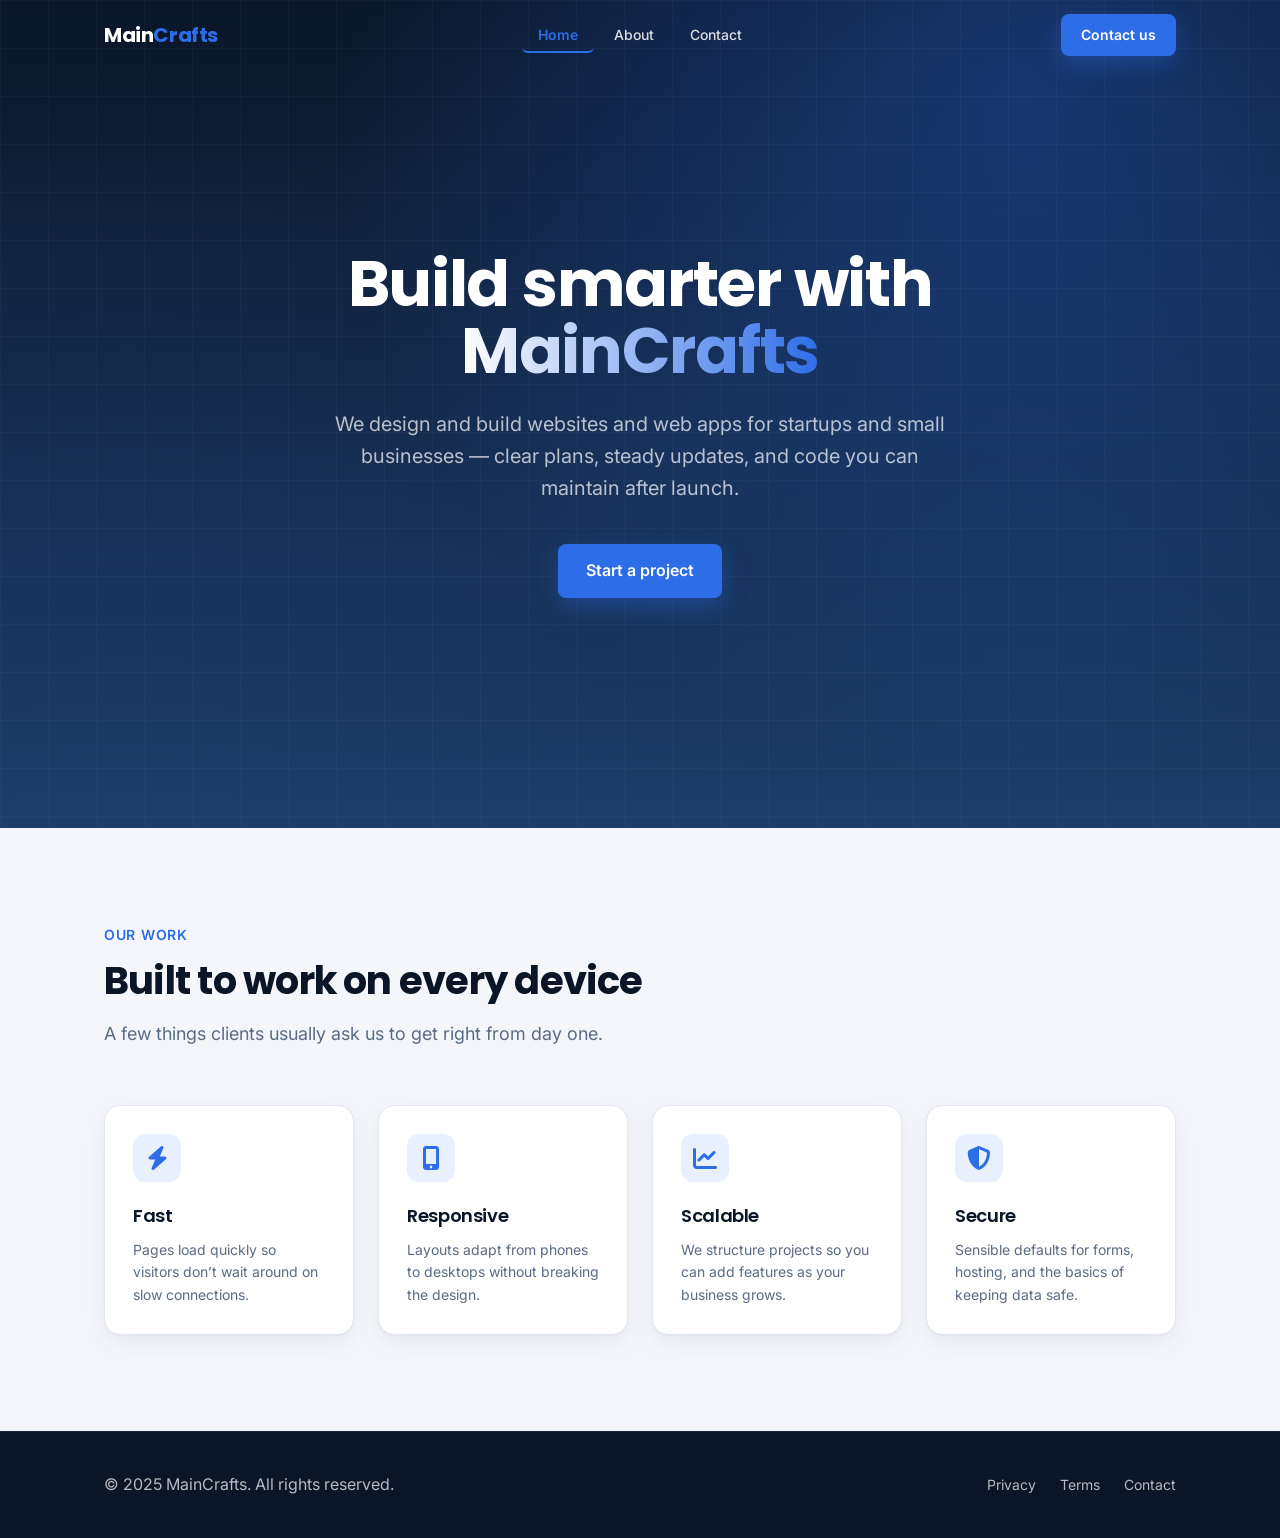
<file: index.html>
<!DOCTYPE html>
<html lang="en">
<head>
  <meta charset="UTF-8" />
  <meta name="viewport" content="width=device-width, initial-scale=1.0" />
  <title>MainCrafts — Web Development &amp; Design</title>
  <link rel="stylesheet" href="style.css" />
  <link rel="stylesheet" href="https://cdnjs.cloudflare.com/ajax/libs/font-awesome/6.5.1/css/all.min.css" />
</head>
<body>
  <header class="site-header">
    <nav class="navbar">
      <a href="index.html" class="logo">Main<span>Crafts</span></a>
      <ul class="nav-links">
        <li><a href="index.html" class="active">Home</a></li>
        <li><a href="about.html">About</a></li>
        <li><a href="contact.html">Contact</a></li>
      </ul>
      <a href="contact.html" class="nav-cta">Contact us</a>
      <button class="hamburger" type="button" aria-label="Open menu">
        <i class="fa-solid fa-bars"></i>
      </button>
    </nav>
    <div class="mobile-menu">
      <a href="index.html">Home</a>
      <a href="about.html">About</a>
      <a href="contact.html">Contact</a>
      <a href="contact.html" class="nav-cta-mobile">Contact us</a>
    </div>
  </header>

  <main>
    <section id="home" class="hero">
      <div class="hero-content">
        <h1>Build smarter with <span class="gradient-text">MainCrafts</span></h1>
        <p>
          We design and build websites and web apps for startups and small businesses — clear plans,
          steady updates, and code you can maintain after launch.
        </p>
        <a href="contact.html" class="btn-primary">Start a project</a>
      </div>
    </section>

    <section id="features" class="section section-alt">
      <div class="container">
        <p class="section-label">Our work</p>
        <h2 class="section-title">Built to work on every device</h2>
        <p class="section-desc">A few things clients usually ask us to get right from day one.</p>
        <div class="features-grid">
          <article class="feature-card">
            <div class="icon-wrap"><i class="fa-solid fa-bolt"></i></div>
            <h3>Fast</h3>
            <p>Pages load quickly so visitors don’t wait around on slow connections.</p>
          </article>
          <article class="feature-card">
            <div class="icon-wrap"><i class="fa-solid fa-mobile-screen-button"></i></div>
            <h3>Responsive</h3>
            <p>Layouts adapt from phones to desktops without breaking the design.</p>
          </article>
          <article class="feature-card">
            <div class="icon-wrap"><i class="fa-solid fa-chart-line"></i></div>
            <h3>Scalable</h3>
            <p>We structure projects so you can add features as your business grows.</p>
          </article>
          <article class="feature-card">
            <div class="icon-wrap"><i class="fa-solid fa-shield-halved"></i></div>
            <h3>Secure</h3>
            <p>Sensible defaults for forms, hosting, and the basics of keeping data safe.</p>
          </article>
        </div>
      </div>
    </section>
  </main>

  <footer class="site-footer">
    <div class="footer-inner">
      <p>&copy; 2025 MainCrafts. All rights reserved.</p>
      <ul class="footer-links">
        <li><a href="#">Privacy</a></li>
        <li><a href="#">Terms</a></li>
        <li><a href="contact.html">Contact</a></li>
      </ul>
    </div>
  </footer>

  <script src="script.js"></script>
</body>
</html>
</file>
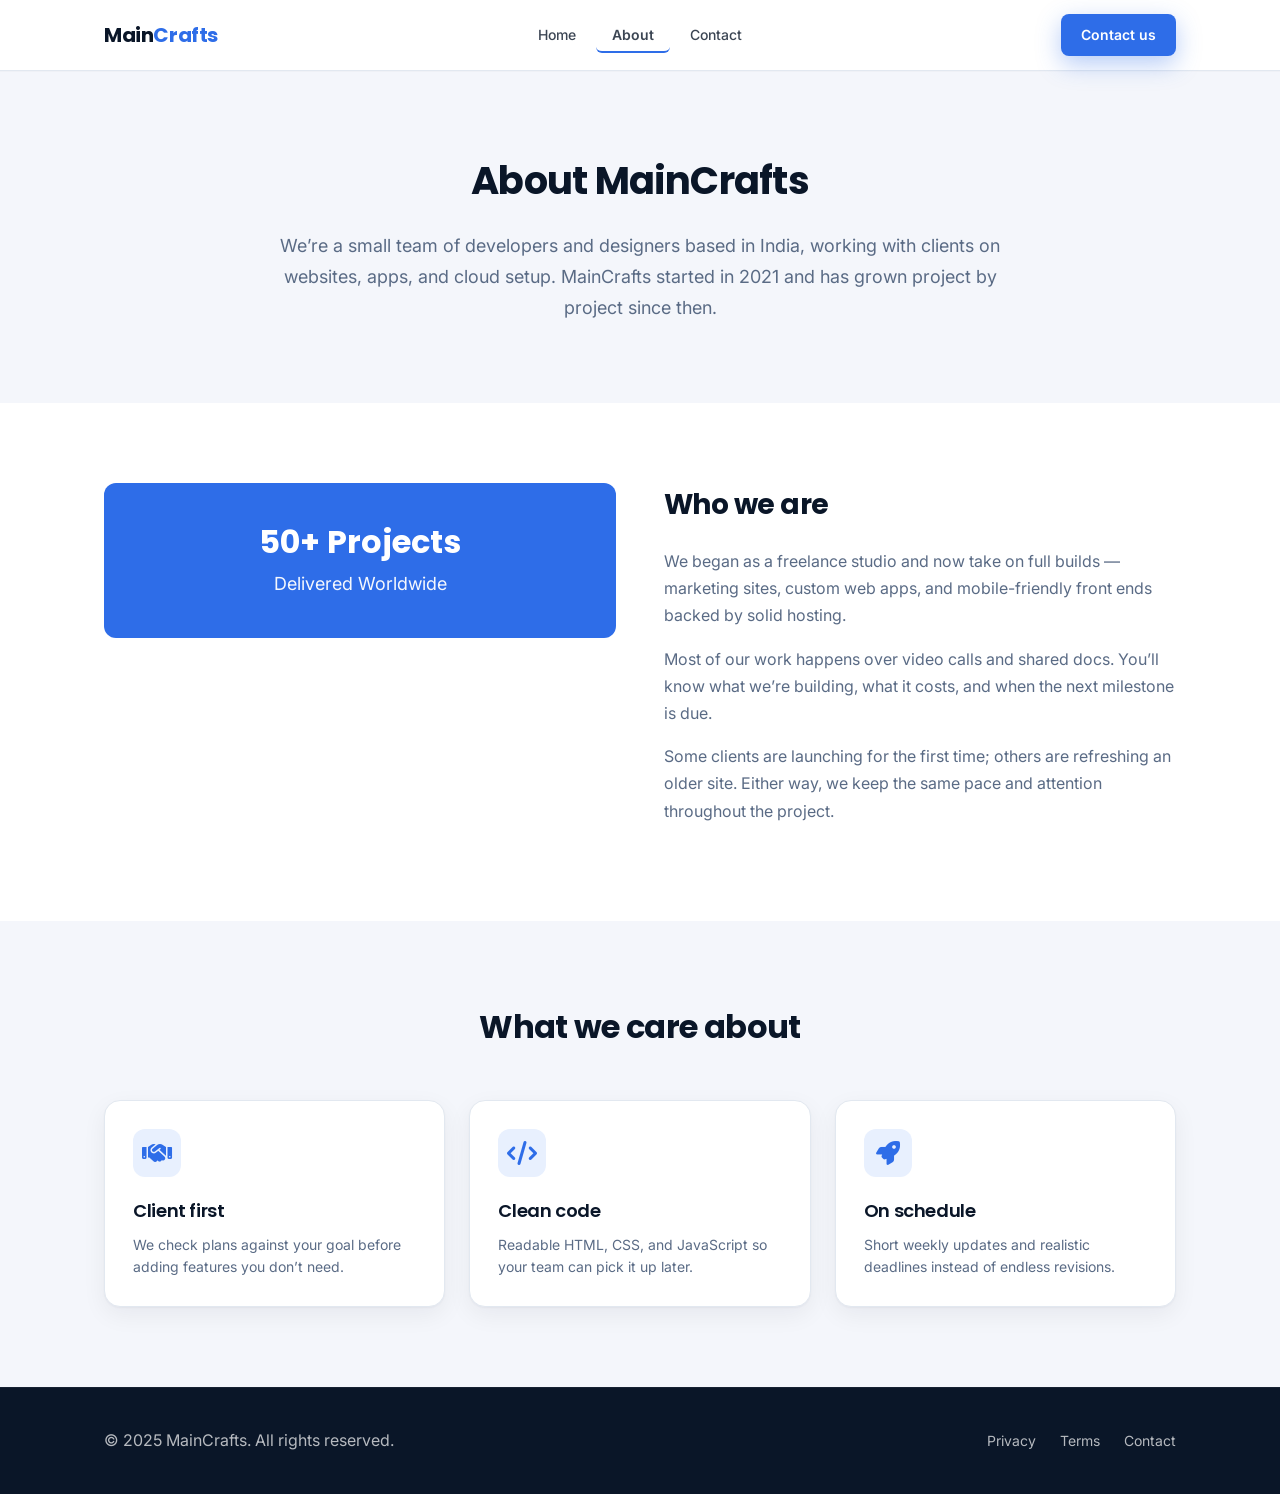
<file: about.html>
<!DOCTYPE html>
<html lang="en">
<head>
  <meta charset="UTF-8" />
  <meta name="viewport" content="width=device-width, initial-scale=1.0" />
  <title>About — MainCrafts</title>
  <link rel="stylesheet" href="style.css" />
  <link rel="stylesheet" href="https://cdnjs.cloudflare.com/ajax/libs/font-awesome/6.5.1/css/all.min.css" />
  <style>
    .about-hero {
      background: #f4f6fb;
      text-align: center;
      padding: 80px 24px;
      margin-top: 70px;
    }
    .about-hero h1 {
      font-family: "Poppins", sans-serif;
      font-weight: 700;
      font-size: 2.4rem;
      color: #0a1628;
    }
    .about-hero p {
      margin-top: 20px;
      max-width: 720px;
      margin-left: auto;
      margin-right: auto;
      color: #5a6b85;
      font-size: 1.125rem;
      line-height: 1.7;
    }
    .story-section {
      padding: 80px 0;
    }
    .story-grid {
      display: grid;
      grid-template-columns: 1fr 1fr;
      gap: 48px;
      align-items: start;
    }
    .story-text {
      order: 1;
    }
    .story-stat {
      order: 2;
      background: #2e6de8;
      color: #fff;
      border-radius: 12px;
      padding: 40px;
      text-align: center;
    }
    .story-stat .stat-line {
      font-family: "Poppins", sans-serif;
      font-weight: 700;
      font-size: 2rem;
      line-height: 1.2;
    }
    .story-stat .stat-sub {
      margin-top: 8px;
      font-size: 1.125rem;
      opacity: 0.95;
    }
    .story-text h2 {
      font-family: "Poppins", sans-serif;
      font-weight: 700;
      font-size: 1.75rem;
      color: #0a1628;
      margin-bottom: 20px;
    }
    .story-text p {
      color: #5a6b85;
      margin-bottom: 16px;
      line-height: 1.7;
    }
    .values-section {
      background: #f4f6fb;
      padding: 80px 0;
    }
    .values-section h2 {
      text-align: center;
      font-family: "Poppins", sans-serif;
      font-weight: 700;
      font-size: 2rem;
      color: #0a1628;
      margin-bottom: 48px;
    }
    .values-grid {
      display: grid;
      grid-template-columns: repeat(auto-fit, minmax(220px, 1fr));
      gap: 24px;
    }
    @media (min-width: 768px) {
      .story-text {
        order: 2;
      }
      .story-stat {
        order: 1;
      }
    }
    @media (max-width: 767px) {
      .story-grid {
        grid-template-columns: 1fr;
      }
    }
  </style>
</head>
<body>
  <header class="site-header header-solid">
    <nav class="navbar">
      <a href="index.html" class="logo">Main<span>Crafts</span></a>
      <ul class="nav-links">
        <li><a href="index.html">Home</a></li>
        <li><a href="about.html" class="active">About</a></li>
        <li><a href="contact.html">Contact</a></li>
      </ul>
      <a href="contact.html" class="nav-cta">Contact us</a>
      <button class="hamburger" type="button" aria-label="Open menu">
        <i class="fa-solid fa-bars"></i>
      </button>
    </nav>
    <div class="mobile-menu">
      <a href="index.html">Home</a>
      <a href="about.html">About</a>
      <a href="contact.html">Contact</a>
      <a href="contact.html" class="nav-cta-mobile">Contact us</a>
    </div>
  </header>

  <main>
    <section class="about-hero">
      <h1>About MainCrafts</h1>
      <p>
        We’re a small team of developers and designers based in India, working with clients on websites,
        apps, and cloud setup. MainCrafts started in 2021 and has grown project by project since then.
      </p>
    </section>

    <section class="story-section">
      <div class="container">
        <div class="story-grid">
          <div class="story-stat">
            <p class="stat-line">50+ Projects</p>
            <p class="stat-sub">Delivered Worldwide</p>
          </div>
          <div class="story-text">
            <h2>Who we are</h2>
            <p>
              We began as a freelance studio and now take on full builds — marketing sites, custom web apps,
              and mobile-friendly front ends backed by solid hosting.
            </p>
            <p>
              Most of our work happens over video calls and shared docs. You’ll know what we’re building,
              what it costs, and when the next milestone is due.
            </p>
            <p>
              Some clients are launching for the first time; others are refreshing an older site. Either way,
              we keep the same pace and attention throughout the project.
            </p>
          </div>
        </div>
      </div>
    </section>

    <section class="values-section">
      <div class="container">
        <h2>What we care about</h2>
        <div class="values-grid">
          <article class="feature-card">
            <div class="icon-wrap"><i class="fa-solid fa-handshake"></i></div>
            <h3>Client first</h3>
            <p>We check plans against your goal before adding features you don’t need.</p>
          </article>
          <article class="feature-card">
            <div class="icon-wrap"><i class="fa-solid fa-code"></i></div>
            <h3>Clean code</h3>
            <p>Readable HTML, CSS, and JavaScript so your team can pick it up later.</p>
          </article>
          <article class="feature-card">
            <div class="icon-wrap"><i class="fa-solid fa-rocket"></i></div>
            <h3>On schedule</h3>
            <p>Short weekly updates and realistic deadlines instead of endless revisions.</p>
          </article>
        </div>
      </div>
    </section>
  </main>

  <footer class="site-footer">
    <div class="footer-inner">
      <p>&copy; 2025 MainCrafts. All rights reserved.</p>
      <ul class="footer-links">
        <li><a href="#">Privacy</a></li>
        <li><a href="#">Terms</a></li>
        <li><a href="contact.html">Contact</a></li>
      </ul>
    </div>
  </footer>

  <script src="script.js"></script>
</body>
</html>
</file>
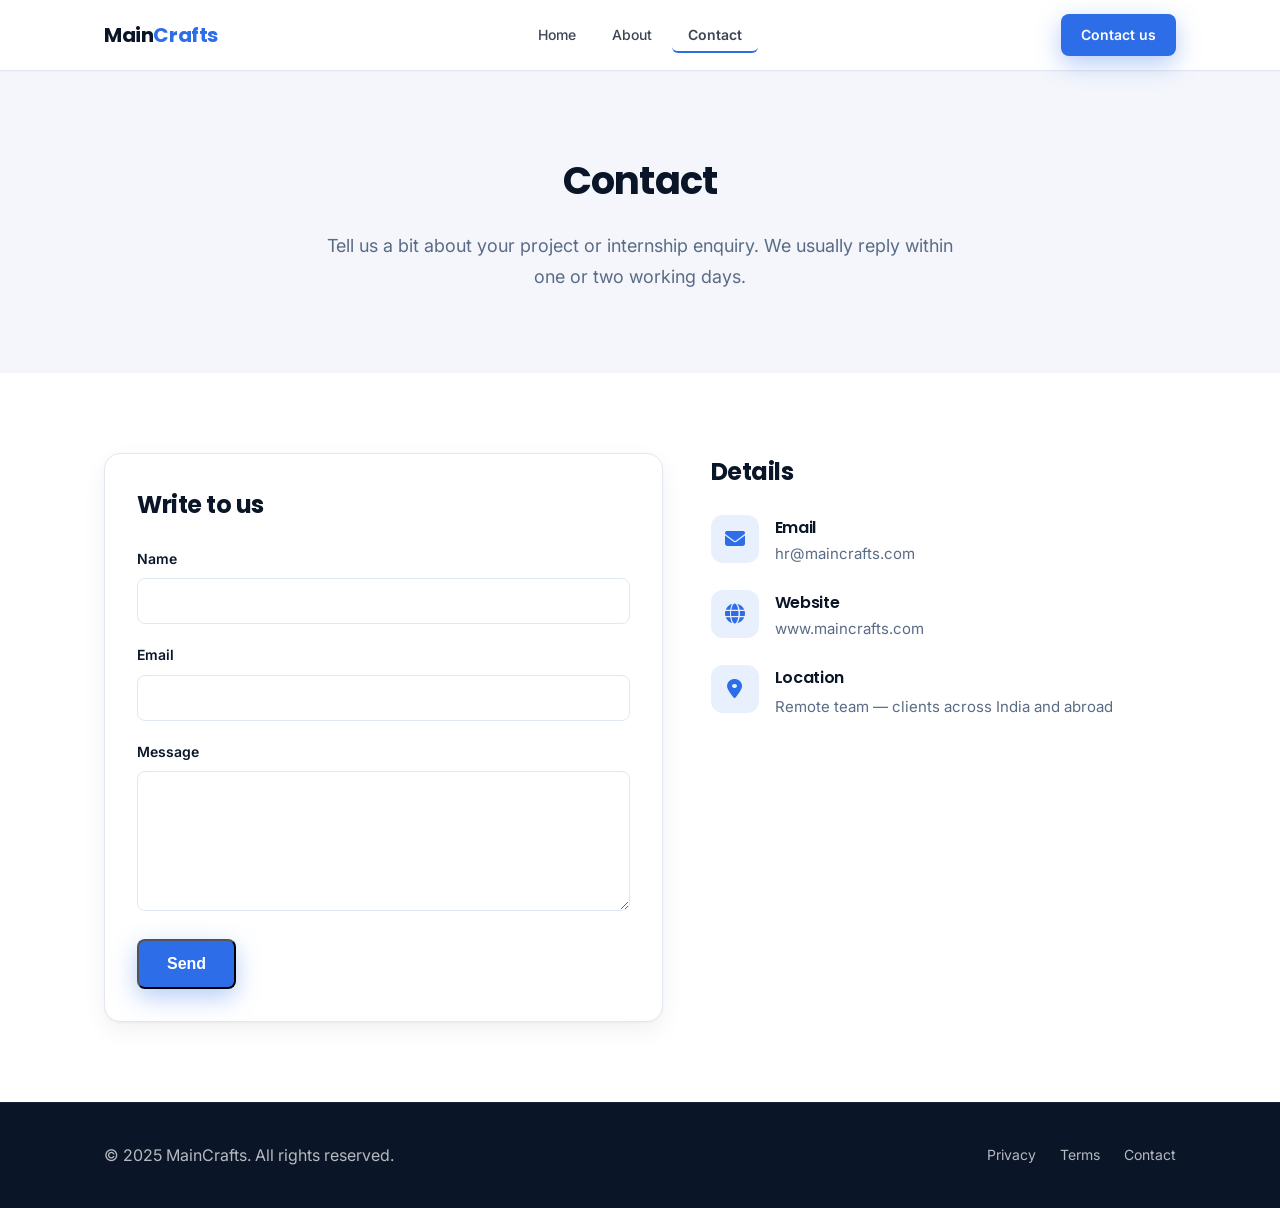
<file: contact.html>
<!DOCTYPE html>
<html lang="en">
<head>
  <meta charset="UTF-8" />
  <meta name="viewport" content="width=device-width, initial-scale=1.0" />
  <title>Contact — MainCrafts</title>
  <link rel="stylesheet" href="style.css" />
  <link rel="stylesheet" href="https://cdnjs.cloudflare.com/ajax/libs/font-awesome/6.5.1/css/all.min.css" />
  <style>
    .contact-hero {
      background: #f4f6fb;
      text-align: center;
      padding: 80px 24px;
      margin-top: 70px;
    }
    .contact-hero h1 {
      font-family: "Poppins", sans-serif;
      font-weight: 700;
      font-size: 2.4rem;
      color: #0a1628;
    }
    .contact-hero p {
      margin-top: 20px;
      max-width: 640px;
      margin-left: auto;
      margin-right: auto;
      color: #5a6b85;
      font-size: 1.125rem;
      line-height: 1.7;
    }
    .contact-section {
      padding: 80px 0;
    }
    .contact-grid {
      display: grid;
      grid-template-columns: 1.2fr 1fr;
      gap: 48px;
      align-items: start;
    }
    .contact-form-wrap {
      background: #fff;
      border: 1px solid #e2e8f0;
      border-radius: 16px;
      padding: 32px;
      box-shadow: 0 1px 2px rgba(10, 22, 40, 0.04), 0 8px 24px rgba(10, 22, 40, 0.06);
    }
    .contact-form-wrap h2 {
      font-family: "Poppins", sans-serif;
      font-weight: 700;
      font-size: 1.5rem;
      color: #0a1628;
      margin-bottom: 24px;
    }
    .form-group {
      margin-bottom: 20px;
    }
    .form-group label {
      display: block;
      font-size: 0.875rem;
      font-weight: 600;
      color: #0a1628;
      margin-bottom: 8px;
    }
    .form-group input,
    .form-group textarea {
      width: 100%;
      padding: 12px 14px;
      font-family: "Inter", sans-serif;
      font-size: 1rem;
      border: 1px solid #e2e8f0;
      border-radius: 8px;
      color: #0a1628;
      transition: border-color 0.2s;
    }
    .form-group input:focus,
    .form-group textarea:focus {
      outline: none;
      border-color: #2e6de8;
    }
    .form-group textarea {
      min-height: 140px;
      resize: vertical;
    }
    .form-error {
      display: none;
      margin-top: 6px;
      font-size: 0.8125rem;
      color: #dc2626;
    }
    .form-group.invalid .form-error {
      display: block;
    }
    .form-group.invalid input,
    .form-group.invalid textarea {
      border-color: #dc2626;
    }
    .contact-info h2 {
      font-family: "Poppins", sans-serif;
      font-weight: 700;
      font-size: 1.5rem;
      color: #0a1628;
      margin-bottom: 24px;
    }
    .info-item {
      display: flex;
      gap: 16px;
      margin-bottom: 24px;
    }
    .info-item .icon-wrap {
      width: 48px;
      height: 48px;
      flex-shrink: 0;
      border-radius: 12px;
      background: #e8f0fe;
      color: #2e6de8;
      display: flex;
      align-items: center;
      justify-content: center;
      font-size: 1.25rem;
    }
    .info-item h3 {
      font-size: 1rem;
      font-weight: 600;
      color: #0a1628;
    }
    .info-item p,
    .info-item a {
      margin-top: 4px;
      font-size: 0.9375rem;
      color: #5a6b85;
    }
    .info-item a:hover {
      color: #2e6de8;
    }
    @media (max-width: 767px) {
      .contact-grid {
        grid-template-columns: 1fr;
      }
    }
  </style>
</head>
<body>
  <header class="site-header header-solid">
    <nav class="navbar">
      <a href="index.html" class="logo">Main<span>Crafts</span></a>
      <ul class="nav-links">
        <li><a href="index.html">Home</a></li>
        <li><a href="about.html">About</a></li>
        <li><a href="contact.html" class="active">Contact</a></li>
      </ul>
      <a href="contact.html" class="nav-cta">Contact us</a>
      <button class="hamburger" type="button" aria-label="Open menu">
        <i class="fa-solid fa-bars"></i>
      </button>
    </nav>
    <div class="mobile-menu">
      <a href="index.html">Home</a>
      <a href="about.html">About</a>
      <a href="contact.html">Contact</a>
      <a href="contact.html" class="nav-cta-mobile">Contact us</a>
    </div>
  </header>

  <main>
    <section class="contact-hero">
      <h1>Contact</h1>
      <p>
        Tell us a bit about your project or internship enquiry. We usually reply within one or two working days.
      </p>
    </section>

    <section class="contact-section">
      <div class="container">
        <div class="contact-grid">
          <div class="contact-form-wrap">
            <h2>Write to us</h2>
            <form id="contact-form" novalidate>
              <div class="form-group">
                <label for="name">Name</label>
                <input type="text" id="name" name="name" required />
                <span class="form-error">Add your name.</span>
              </div>
              <div class="form-group">
                <label for="email">Email</label>
                <input type="email" id="email" name="email" required />
                <span class="form-error">Check the email address.</span>
              </div>
              <div class="form-group">
                <label for="message">Message</label>
                <textarea id="message" name="message" required></textarea>
                <span class="form-error">Add a short message.</span>
              </div>
              <button type="submit" class="btn-primary" style="margin-top: 0">Send</button>
            </form>
          </div>
          <div class="contact-info">
            <h2>Details</h2>
            <div class="info-item">
              <div class="icon-wrap"><i class="fa-solid fa-envelope"></i></div>
              <div>
                <h3>Email</h3>
                <a href="mailto:hr@maincrafts.com">hr@maincrafts.com</a>
              </div>
            </div>
            <div class="info-item">
              <div class="icon-wrap"><i class="fa-solid fa-globe"></i></div>
              <div>
                <h3>Website</h3>
                <a href="https://www.maincrafts.com" target="_blank" rel="noopener noreferrer">www.maincrafts.com</a>
              </div>
            </div>
            <div class="info-item">
              <div class="icon-wrap"><i class="fa-solid fa-location-dot"></i></div>
              <div>
                <h3>Location</h3>
                <p>Remote team — clients across India and abroad</p>
              </div>
            </div>
          </div>
        </div>
      </div>
    </section>
  </main>

  <footer class="site-footer">
    <div class="footer-inner">
      <p>&copy; 2025 MainCrafts. All rights reserved.</p>
      <ul class="footer-links">
        <li><a href="#">Privacy</a></li>
        <li><a href="#">Terms</a></li>
        <li><a href="contact.html">Contact</a></li>
      </ul>
    </div>
  </footer>

  <script src="script.js"></script>
  <script>
    const form = document.getElementById("contact-form");
    const emailPattern = /^[^\s@]+@[^\s@]+\.[^\s@]+$/;

    form.addEventListener("submit", function (e) {
      e.preventDefault();
      var ok = true;
      var nameGroup = form.querySelector("#name").closest(".form-group");
      var emailGroup = form.querySelector("#email").closest(".form-group");
      var messageGroup = form.querySelector("#message").closest(".form-group");

      nameGroup.classList.remove("invalid");
      emailGroup.classList.remove("invalid");
      messageGroup.classList.remove("invalid");

      if (!form.name.value.trim()) {
        nameGroup.classList.add("invalid");
        ok = false;
      }
      if (!emailPattern.test(form.email.value.trim())) {
        emailGroup.classList.add("invalid");
        ok = false;
      }
      if (!form.message.value.trim()) {
        messageGroup.classList.add("invalid");
        ok = false;
      }

      if (ok) {
        alert("Thanks — we received your message and will reply by email.");
        form.reset();
      }
    });
  </script>
</body>
</html>
</file>
<file: style.css>
@import url("https://fonts.googleapis.com/css2?family=Poppins:wght@500;600;700;800&family=Inter:wght@300;400;500;600&display=swap");

*,
*::before,
*::after {
  box-sizing: border-box;
  margin: 0;
  padding: 0;
}

:root {
  --navy-deep: #0a1628;
  --navy: #1d3d6b;
  --primary: #2e6de8;
  --tint: #e8f0fe;
  --section: #f4f6fb;
  --muted: #5a6b85;
  --border: #e2e8f0;
  --white: #ffffff;
  --shadow-card: 0 1px 2px rgba(10, 22, 40, 0.04), 0 8px 24px rgba(10, 22, 40, 0.06);
  --shadow-cta: 0 8px 24px rgba(46, 109, 232, 0.35);
  --gradient-hero: radial-gradient(circle at 80% 10%, rgba(46, 109, 232, 0.35), transparent 55%),
    radial-gradient(circle at 10% 90%, rgba(29, 61, 107, 0.25), transparent 50%),
    linear-gradient(180deg, var(--navy-deep), var(--navy));
}

html {
  scroll-behavior: smooth;
}

body {
  font-family: "Inter", system-ui, sans-serif;
  color: var(--navy-deep);
  background: var(--white);
  line-height: 1.6;
  -webkit-font-smoothing: antialiased;
}

h1,
h2,
h3,
h4 {
  font-family: "Poppins", system-ui, sans-serif;
  letter-spacing: -0.02em;
}

a {
  text-decoration: none;
  color: inherit;
}

ul {
  list-style: none;
}

img {
  max-width: 100%;
  display: block;
}

.container {
  max-width: 1120px;
  margin: 0 auto;
  padding: 0 24px;
}

/* Header */
.site-header {
  position: fixed;
  top: 0;
  left: 0;
  right: 0;
  z-index: 1000;
  transition: background 0.3s, border-color 0.3s, box-shadow 0.3s;
}

.site-header .navbar {
  max-width: 1120px;
  margin: 0 auto;
  padding: 0 24px;
  height: 70px;
  display: flex;
  align-items: center;
  justify-content: space-between;
}

.logo {
  font-family: "Poppins", sans-serif;
  font-weight: 700;
  font-size: 1.25rem;
  letter-spacing: -0.02em;
  color: var(--white);
  transition: color 0.3s;
}

.logo span {
  color: var(--primary);
}

.site-header .nav-links {
  display: none;
  align-items: center;
  gap: 4px;
}

.site-header .nav-links a {
  padding: 8px 16px;
  font-size: 0.875rem;
  font-weight: 500;
  border-radius: 6px;
  color: rgba(255, 255, 255, 0.85);
  transition: color 0.2s;
}

.site-header .nav-links a:hover {
  color: var(--white);
}

.site-header.scrolled,
.site-header.header-solid {
  background: rgba(255, 255, 255, 0.92);
  backdrop-filter: blur(12px);
  border-bottom: 1px solid var(--border);
  box-shadow: 0 1px 0 rgba(0, 0, 0, 0.02);
}

.site-header.scrolled .logo,
.site-header.header-solid .logo {
  color: var(--navy-deep);
}

.site-header.scrolled .nav-links a,
.site-header.header-solid .nav-links a {
  color: rgba(10, 22, 40, 0.8);
}

.site-header.scrolled .nav-links a:hover,
.site-header.header-solid .nav-links a:hover {
  color: var(--primary);
}

.site-header.scrolled .hamburger,
.site-header.header-solid .hamburger {
  color: var(--navy-deep);
}

.nav-cta {
  display: none;
  padding: 10px 20px;
  font-size: 0.875rem;
  font-weight: 600;
  color: var(--white);
  background: var(--primary);
  border-radius: 8px;
  box-shadow: var(--shadow-cta);
  transition: transform 0.2s;
}

.nav-cta:hover {
  transform: translateY(-2px);
}

.hamburger {
  display: flex;
  padding: 8px;
  background: none;
  border: none;
  color: var(--white);
  font-size: 1.5rem;
  cursor: pointer;
}

.mobile-menu {
  display: none;
  background: var(--white);
  border-top: 1px solid var(--border);
}

.mobile-menu.open {
  display: block;
}

.mobile-menu a {
  display: block;
  padding: 12px 24px;
  font-weight: 500;
  color: var(--navy-deep);
}

.mobile-menu a:hover {
  background: var(--tint);
}

.mobile-menu .nav-cta-mobile {
  margin: 12px 24px 16px;
  display: flex;
  justify-content: center;
  padding: 12px 20px;
  font-weight: 600;
  color: var(--white);
  background: var(--primary);
  border-radius: 8px;
}

/* Hero */
.hero {
  min-height: 92vh;
  display: flex;
  align-items: center;
  justify-content: center;
  text-align: center;
  padding: 100px 24px 80px;
  background: var(--gradient-hero);
  position: relative;
  overflow: hidden;
}

.hero::before {
  content: "";
  position: absolute;
  inset: 0;
  opacity: 0.07;
  background-image: linear-gradient(rgba(255, 255, 255, 0.4) 1px, transparent 1px),
    linear-gradient(90deg, rgba(255, 255, 255, 0.4) 1px, transparent 1px);
  background-size: 48px 48px;
}

.hero-content {
  position: relative;
  max-width: 720px;
}

.hero h1 {
  margin-top: 0;
  font-size: clamp(2.4rem, 5vw, 4.25rem);
  font-weight: 700;
  line-height: 1.05;
  color: var(--white);
}

.hero h1 .gradient-text {
  background: linear-gradient(to right, var(--white), var(--primary));
  -webkit-background-clip: text;
  background-clip: text;
  color: transparent;
}

.hero p {
  margin-top: 24px;
  font-size: clamp(1rem, 2vw, 1.25rem);
  color: rgba(255, 255, 255, 0.7);
  max-width: 640px;
  margin-left: auto;
  margin-right: auto;
}

.btn-primary {
  display: inline-flex;
  align-items: center;
  justify-content: center;
  margin-top: 40px;
  padding: 14px 28px;
  font-size: 1rem;
  font-weight: 600;
  color: var(--white);
  background: var(--primary);
  border-radius: 8px;
  box-shadow: var(--shadow-cta);
  transition: transform 0.2s;
}

.btn-primary:hover {
  transform: translateY(-2px);
}

/* Sections */
.section {
  padding: 96px 0;
}

.section-alt {
  background: var(--section);
}

.section-label {
  font-size: 0.875rem;
  font-weight: 600;
  color: var(--primary);
  text-transform: uppercase;
  letter-spacing: 0.05em;
}

.section-title {
  margin-top: 12px;
  font-size: clamp(1.8rem, 3vw, 2.75rem);
  font-weight: 700;
  color: var(--navy-deep);
  line-height: 1.2;
}

.section-desc {
  margin-top: 16px;
  font-size: 1.125rem;
  color: var(--muted);
  max-width: 560px;
}

/* Feature cards */
.features-grid {
  margin-top: 56px;
  display: grid;
  grid-template-columns: repeat(auto-fit, minmax(240px, 1fr));
  gap: 24px;
}

.feature-card {
  background: var(--white);
  border: 1px solid var(--border);
  border-radius: 16px;
  padding: 28px;
  box-shadow: var(--shadow-card);
  transition: transform 0.3s;
}

.feature-card:hover {
  transform: translateY(-6px);
}

.feature-card .icon-wrap {
  width: 48px;
  height: 48px;
  border-radius: 12px;
  background: var(--tint);
  color: var(--primary);
  display: flex;
  align-items: center;
  justify-content: center;
  font-size: 1.5rem;
  transition: background 0.3s, color 0.3s;
}

.feature-card:hover .icon-wrap {
  background: var(--primary);
  color: var(--white);
}

.feature-card h3 {
  margin-top: 20px;
  font-size: 1.125rem;
  font-weight: 600;
  color: var(--navy-deep);
}

.feature-card p {
  margin-top: 8px;
  font-size: 0.875rem;
  color: var(--muted);
  line-height: 1.6;
}

/* Services */
.services-grid {
  margin-top: 48px;
  display: grid;
  grid-template-columns: repeat(auto-fit, minmax(240px, 1fr));
  gap: 24px;
}

.service-card {
  background: var(--white);
  border: 1px solid var(--border);
  border-radius: 16px;
  padding: 28px;
  box-shadow: var(--shadow-card);
  transition: transform 0.3s;
}

.service-card:hover {
  transform: translateY(-6px);
}

.service-card h3 {
  font-size: 1.125rem;
  font-weight: 600;
  color: var(--navy-deep);
}

.service-card p {
  margin-top: 8px;
  font-size: 0.875rem;
  color: var(--muted);
}

/* Contact CTA block on home */
.contact-card {
  background: var(--white);
  border: 1px solid var(--border);
  border-radius: 24px;
  padding: 48px;
  box-shadow: var(--shadow-card);
  max-width: 640px;
}

.contact-card a.email-link {
  font-weight: 600;
  color: var(--navy-deep);
}

.contact-card a.email-link:hover {
  color: var(--primary);
}

/* Footer */
.site-footer {
  background: var(--navy-deep);
  color: rgba(255, 255, 255, 0.7);
  border-top: 1px solid rgba(255, 255, 255, 0.05);
}

.footer-inner {
  max-width: 1120px;
  margin: 0 auto;
  padding: 40px 24px;
  display: flex;
  flex-direction: column;
  align-items: center;
  justify-content: space-between;
  gap: 16px;
  text-align: center;
}

.footer-links {
  display: flex;
  gap: 24px;
  font-size: 0.875rem;
}

.footer-links a:hover {
  color: var(--white);
}

/* Active nav link */
.nav-links a.active {
  font-weight: 600;
  color: var(--primary);
  border-bottom: 2px solid var(--primary);
}

@media (min-width: 768px) {
  .site-header .nav-links {
    display: flex;
  }

  .nav-cta {
    display: inline-flex;
  }

  .hamburger {
    display: none;
  }

  .footer-inner {
    flex-direction: row;
    text-align: left;
  }
}
</file>
